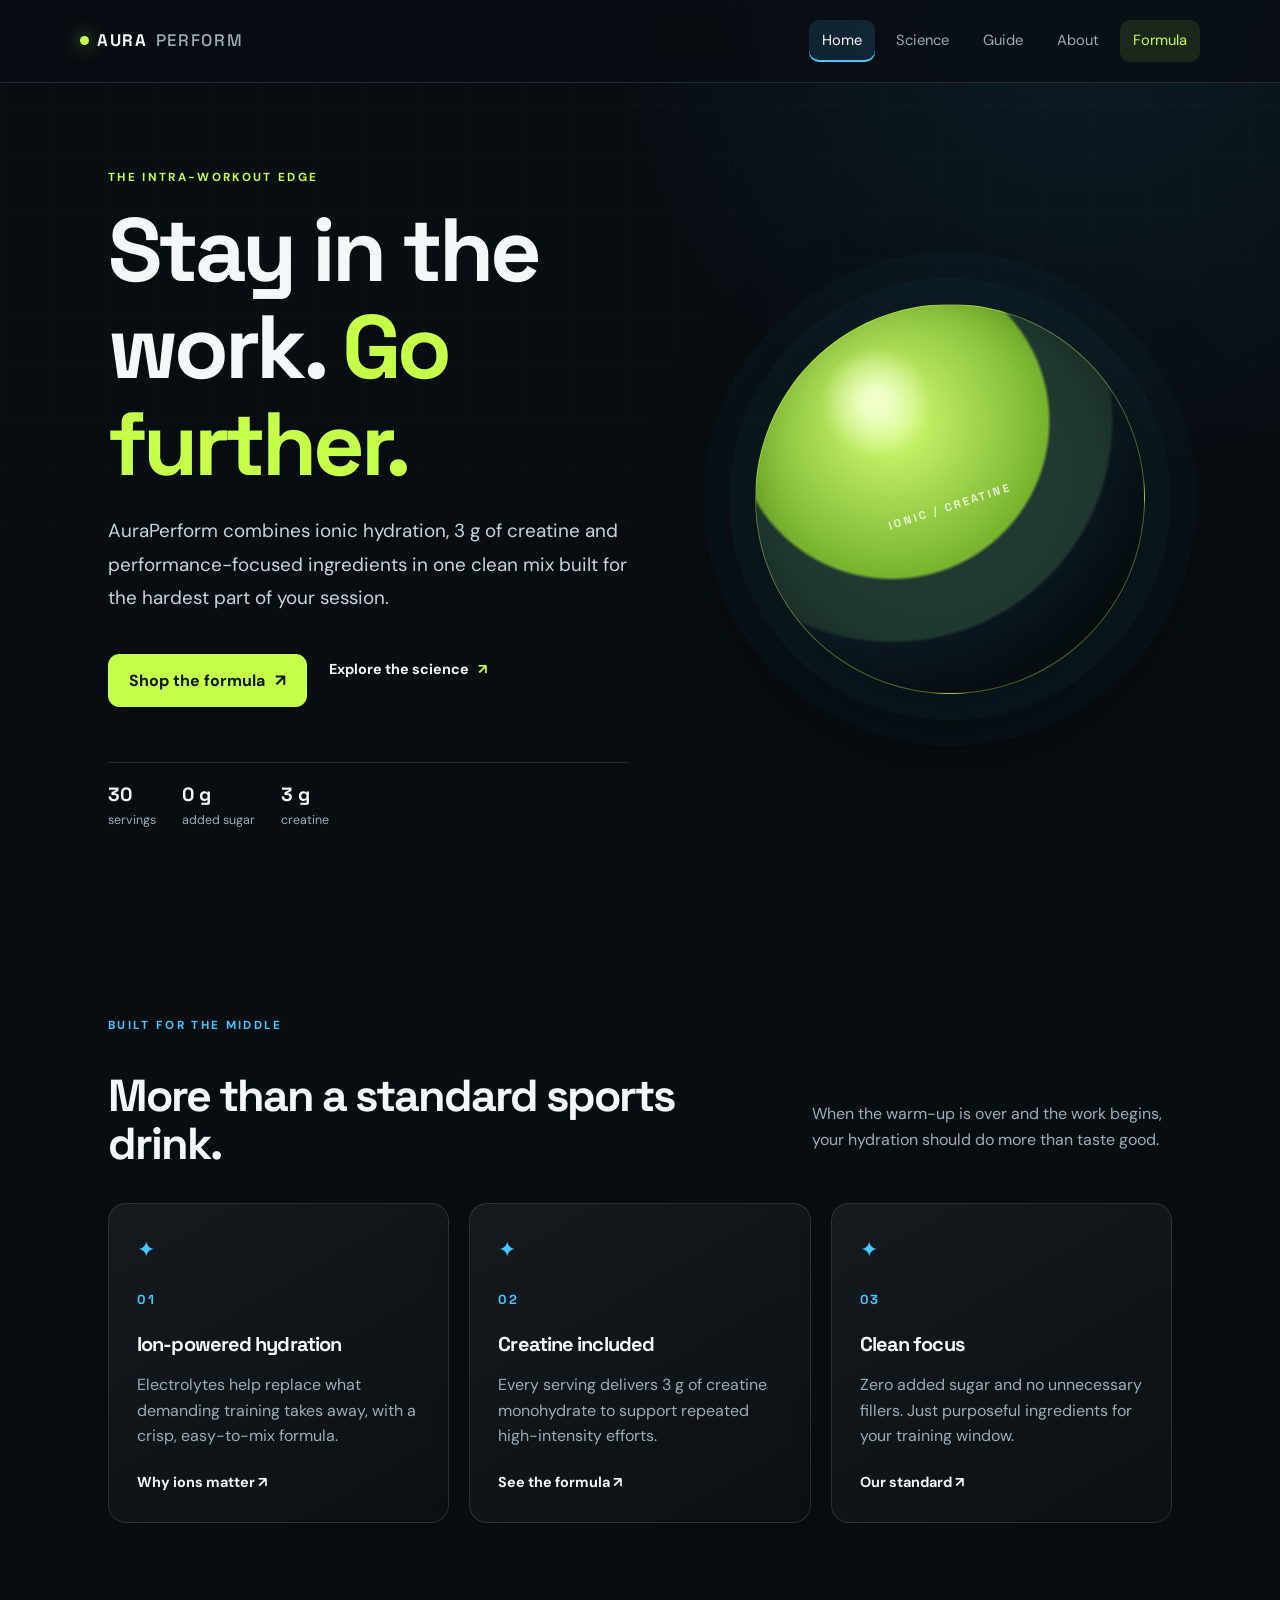
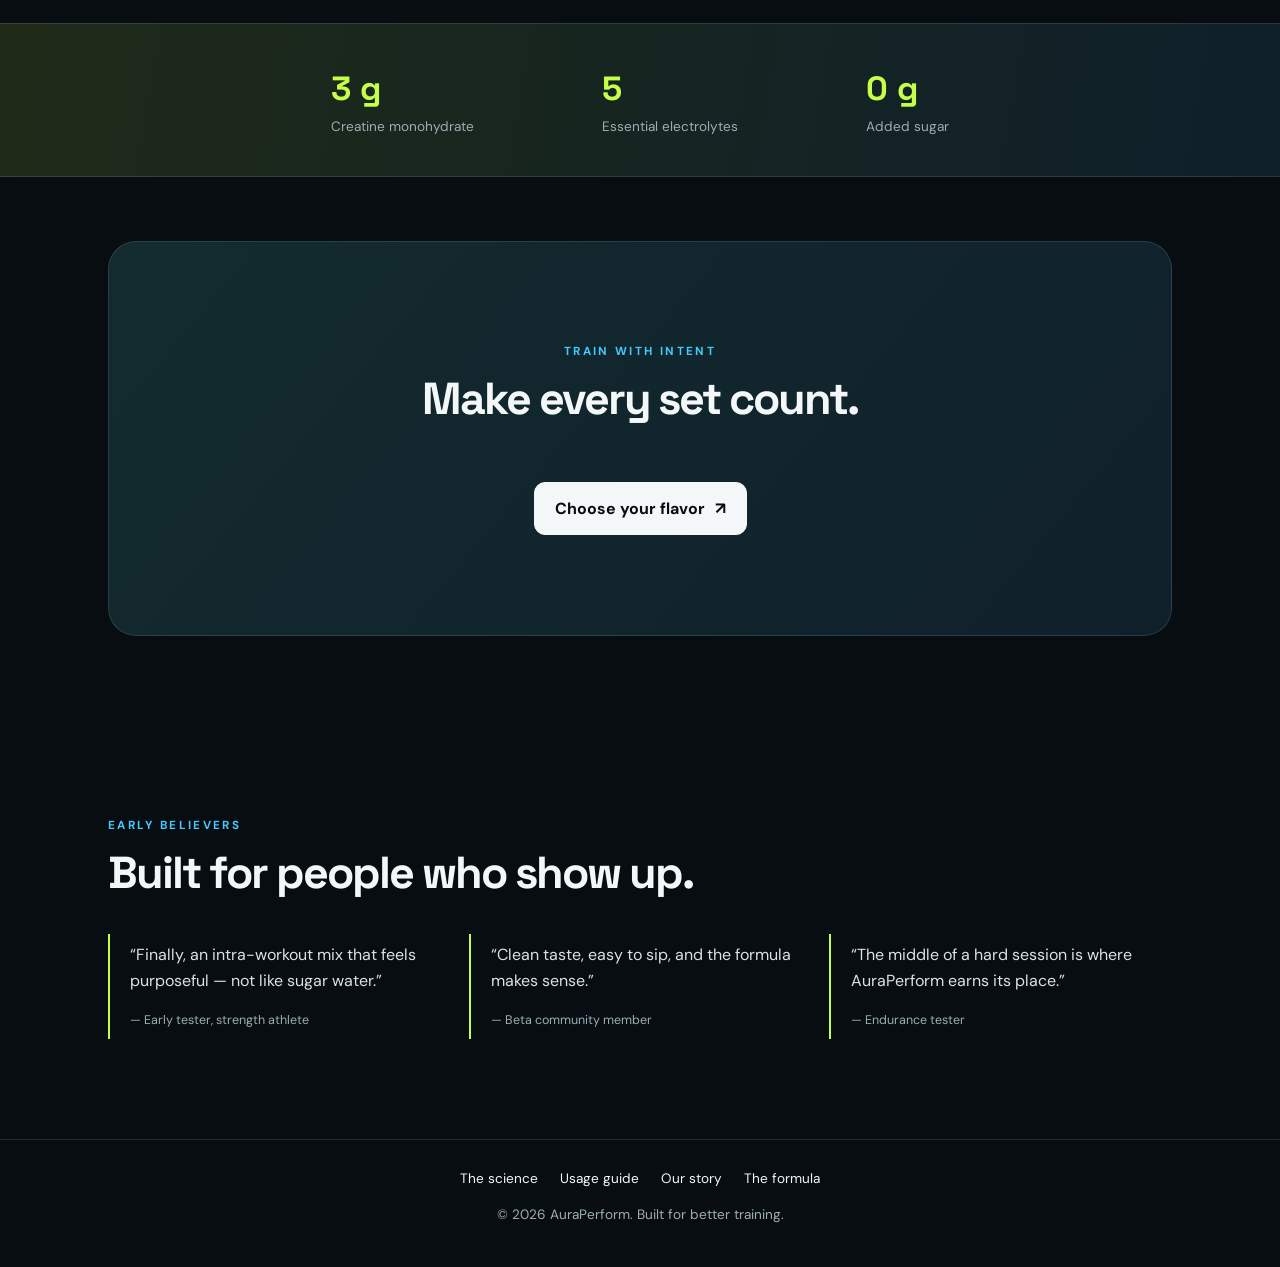
<file: index.html>
﻿<!doctype html>
<html lang="en">
<head>
    <script async src="https://www.googletagmanager.com/gtag/js?id=G-CK04YY3HGC"></script>
    <script>
        window.dataLayer = window.dataLayer || [];
        function gtag(){dataLayer.push(arguments);}
        gtag('js', new Date());
        gtag('config', 'G-CK04YY3HGC');
    </script>
    <meta charset="utf-8">
    <meta name="viewport" content="width=device-width, initial-scale=1">
    <title>Ionic hydration, amplified | AuraPerform</title>
    <link rel="stylesheet" href="assets/style.css">
    <script type="text/javascript">
        (function(c,l,a,r,i,t,y){
            c[a]=c[a]||function(){(c[a].q=c[a].q||[]).push(arguments)};
            t=l.createElement(r);t.async=1;t.src="https://www.clarity.ms/tag/"+i;
            y=l.getElementsByTagName(r)[0];y.parentNode.insertBefore(t,y);
        })(window, document, "clarity", "script", "z0qdnompiz");
    </script>
</head>
<body>
<header class="site-header">
    <a class="logo" href="index.html">AURA<span>PERFORM</span></a>
    <button class="menu-toggle" type="button" aria-label="Open navigation" aria-expanded="false" aria-controls="main-navigation">
        <span></span><span></span><span></span>
    </button>
    <nav id="main-navigation">
        <a class="active" href="index.html">Home</a>
        <a class="" href="science.html">Science</a>
        <a class="" href="faq.html">Guide</a>
        <a class="" href="about.html">About</a>
        <a class="" href="shop.html">Formula</a>
    </nav>
</header>
<main>
<section class="hero home-hero reveal">
    <div>
        <p class="eyebrow">The intra-workout edge</p>
        <h1>Stay in the work. <em>Go further.</em></h1>
        <p class="lead">AuraPerform combines ionic hydration, 3 g of creatine and performance-focused ingredients in one clean mix built for the hardest part of your session.</p>
        <div class="hero-actions"><a class="button" href="shop.html">Shop the formula</a><a class="text-link" href="science.html">Explore the science <span>&#8599;</span></a></div>
        <div class="hero-proof"><span><strong>30</strong> servings</span><span><strong>0 g</strong> added sugar</span><span><strong>3 g</strong> creatine</span></div>
    </div>
    <div class="product-orb" aria-label="AuraPerform drink mix"></div>
</section>
<section class="section reveal">
    <div class="section-heading"><div><p class="eyebrow">Built for the middle</p><h2>More than a standard sports drink.</h2></div><p class="section-intro">When the warm-up is over and the work begins, your hydration should do more than taste good.</p></div>
    <div class="cards stagger-group">
        <article><span class="card-number">01</span><h3>Ion-powered hydration</h3><p>Electrolytes help replace what demanding training takes away, with a crisp, easy-to-mix formula.</p><a class="card-link" href="science.html">Why ions matter &#8599;</a></article>
        <article><span class="card-number">02</span><h3>Creatine included</h3><p>Every serving delivers 3 g of creatine monohydrate to support repeated high-intensity efforts.</p><a class="card-link" href="science.html#creatine">See the formula &#8599;</a></article>
        <article><span class="card-number">03</span><h3>Clean focus</h3><p>Zero added sugar and no unnecessary fillers. Just purposeful ingredients for your training window.</p><a class="card-link" href="about.html">Our standard &#8599;</a></article>
    </div>
</section>
<section class="ingredient-strip reveal">
    <div><strong>3 g</strong><span>Creatine monohydrate</span></div>
    <div><strong>5</strong><span>Essential electrolytes</span></div>
    <div><strong>0 g</strong><span>Added sugar</span></div>
</section>
<section class="cta section reveal">
    <p class="eyebrow">Train with intent</p><h2>Make every set count.</h2>
    <a class="button button-light" href="shop.html">Choose your flavor</a>
</section>
<section class="section social-proof reveal">
    <p class="eyebrow">Early believers</p><h2>Built for people who show up.</h2>
    <div class="quote-grid"><blockquote>&ldquo;Finally, an intra-workout mix that feels purposeful &mdash; not like sugar water.&rdquo;<cite>&mdash; Early tester, strength athlete</cite></blockquote><blockquote>&ldquo;Clean taste, easy to sip, and the formula makes sense.&rdquo;<cite>&mdash; Beta community member</cite></blockquote><blockquote>&ldquo;The middle of a hard session is where AuraPerform earns its place.&rdquo;<cite>&mdash; Endurance tester</cite></blockquote></div>
</section>
</main>
<footer class="site-footer">
    <div class="footer-links">
        <a href="science.html">The science</a>
        <a href="faq.html">Usage guide</a>
        <a href="about.html">Our story</a>
        <a href="shop.html">The formula</a>
    </div>
    <p>&copy; 2026 AuraPerform. Built for better training.</p>
</footer>
<script src="assets/app.js?v=2"></script>
</body>
</html>
</file>
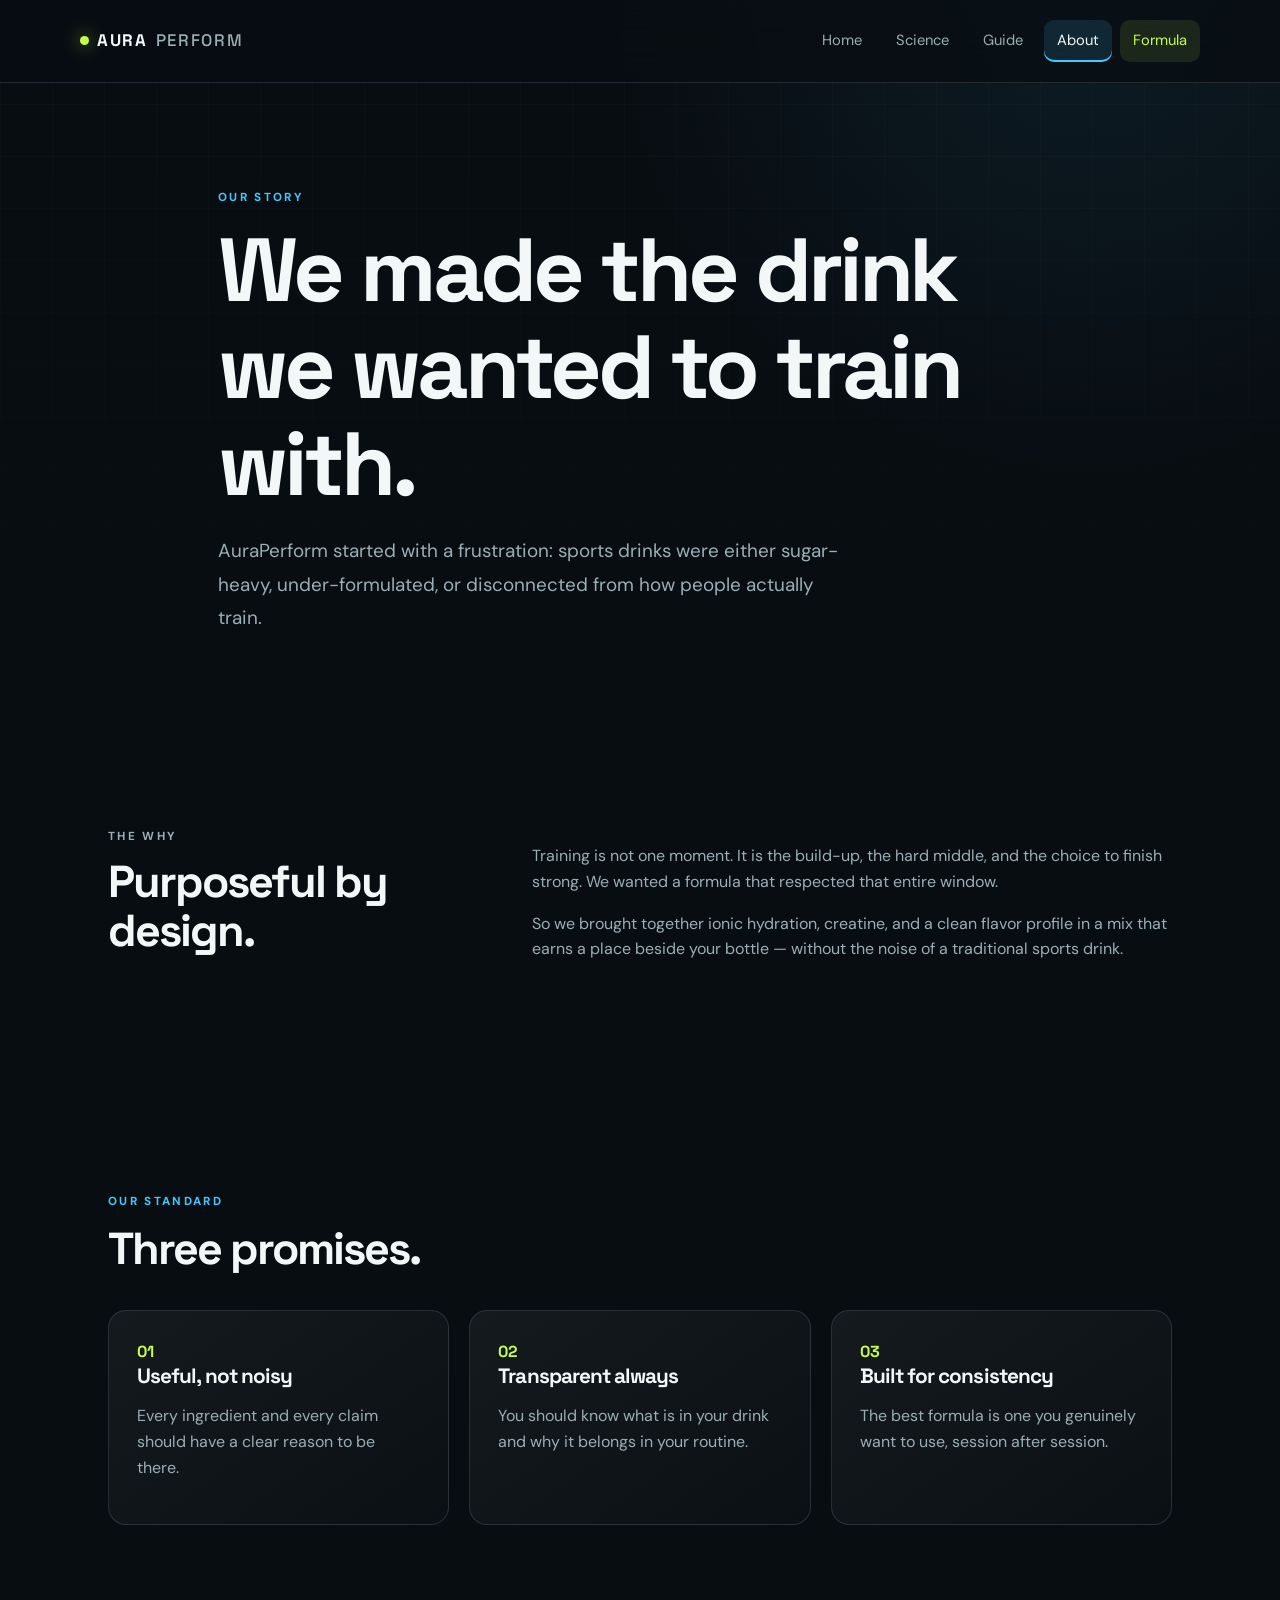
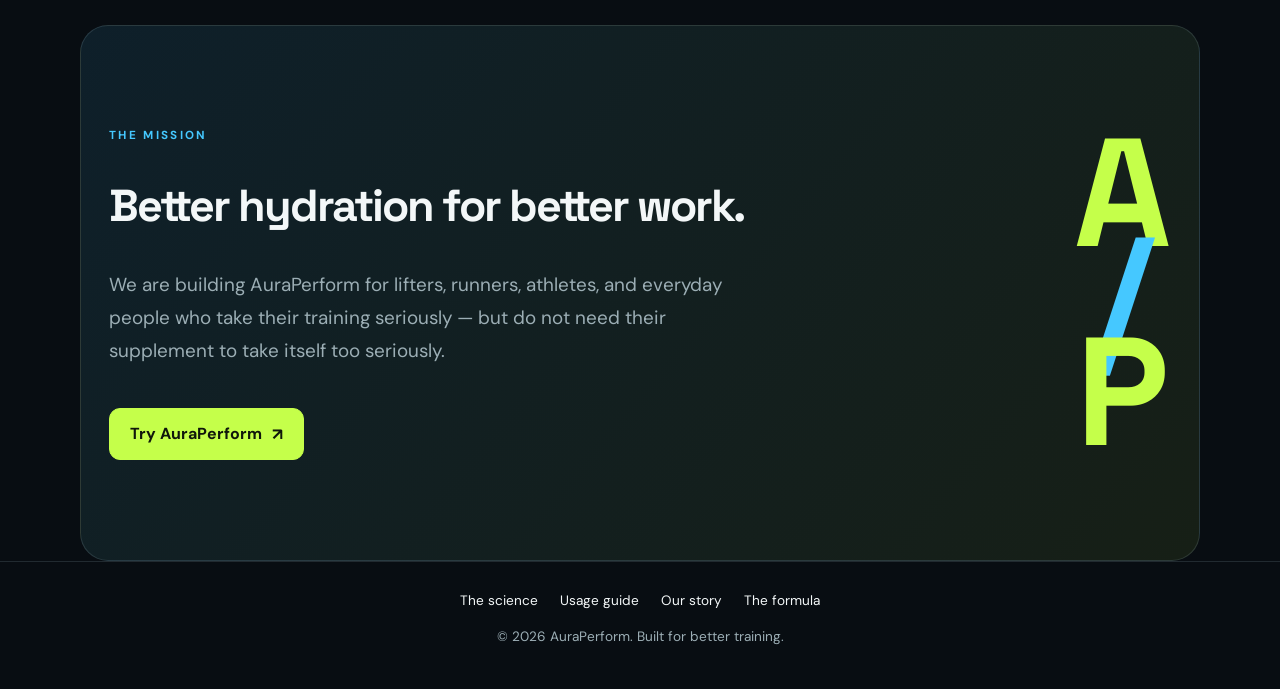
<file: about.html>
﻿<!doctype html>
<html lang="en">
<head>
    <script async src="https://www.googletagmanager.com/gtag/js?id=G-CK04YY3HGC"></script>
    <script>
        window.dataLayer = window.dataLayer || [];
        function gtag(){dataLayer.push(arguments);}
        gtag('js', new Date());
        gtag('config', 'G-CK04YY3HGC');
    </script>
    <meta charset="utf-8">
    <meta name="viewport" content="width=device-width, initial-scale=1">
    <title>Our story | AuraPerform</title>
    <link rel="stylesheet" href="assets/style.css">
    <script type="text/javascript">
        (function(c,l,a,r,i,t,y){
            c[a]=c[a]||function(){(c[a].q=c[a].q||[]).push(arguments)};
            t=l.createElement(r);t.async=1;t.src="https://www.clarity.ms/tag/"+i;
            y=l.getElementsByTagName(r)[0];y.parentNode.insertBefore(t,y);
        })(window, document, "clarity", "script", "z0qdnompiz");
    </script>
</head>
<body>
<header class="site-header">
    <a class="logo" href="index.html">AURA<span>PERFORM</span></a>
    <button class="menu-toggle" type="button" aria-label="Open navigation" aria-expanded="false" aria-controls="main-navigation">
        <span></span><span></span><span></span>
    </button>
    <nav id="main-navigation">
        <a class="" href="index.html">Home</a>
        <a class="" href="science.html">Science</a>
        <a class="" href="faq.html">Guide</a>
        <a class="active" href="about.html">About</a>
        <a class="" href="shop.html">Formula</a>
    </nav>
</header>
<main>
<section class="page-hero reveal">
    <p class="eyebrow">Our story</p><h1>We made the drink we wanted to train with.</h1>
    <p class="lead">AuraPerform started with a frustration: sports drinks were either sugar-heavy, under-formulated, or disconnected from how people actually train.</p>
</section>
<section class="section story-layout reveal">
    <div><p class="eyebrow">The why</p><h2>Purposeful by design.</h2></div>
    <div><p>Training is not one moment. It is the build-up, the hard middle, and the choice to finish strong. We wanted a formula that respected that entire window.</p><p>So we brought together ionic hydration, creatine, and a clean flavor profile in a mix that earns a place beside your bottle &mdash; without the noise of a traditional sports drink.</p></div>
</section>
<section class="section values-section reveal">
    <p class="eyebrow">Our standard</p><h2>Three promises.</h2>
    <div class="values-grid stagger-group"><article><span>01</span><h3>Useful, not noisy</h3><p>Every ingredient and every claim should have a clear reason to be there.</p></article><article><span>02</span><h3>Transparent always</h3><p>You should know what is in your drink and why it belongs in your routine.</p></article><article><span>03</span><h3>Built for consistency</h3><p>The best formula is one you genuinely want to use, session after session.</p></article></div>
</section>
<section class="section founder-panel reveal"><div><p class="eyebrow">The mission</p><h2>Better hydration for better work.</h2><p class="lead">We are building AuraPerform for lifters, runners, athletes, and everyday people who take their training seriously &mdash; but do not need their supplement to take itself too seriously.</p><a class="button" href="shop.html">Try AuraPerform</a></div><div class="mission-mark">A<br><span>/</span><br>P</div></section>
</main>
<footer class="site-footer">
    <div class="footer-links">
        <a href="science.html">The science</a>
        <a href="faq.html">Usage guide</a>
        <a href="about.html">Our story</a>
        <a href="shop.html">The formula</a>
    </div>
    <p>&copy; 2026 AuraPerform. Built for better training.</p>
</footer>
<script src="assets/app.js?v=2"></script>
</body>
</html>
</file>
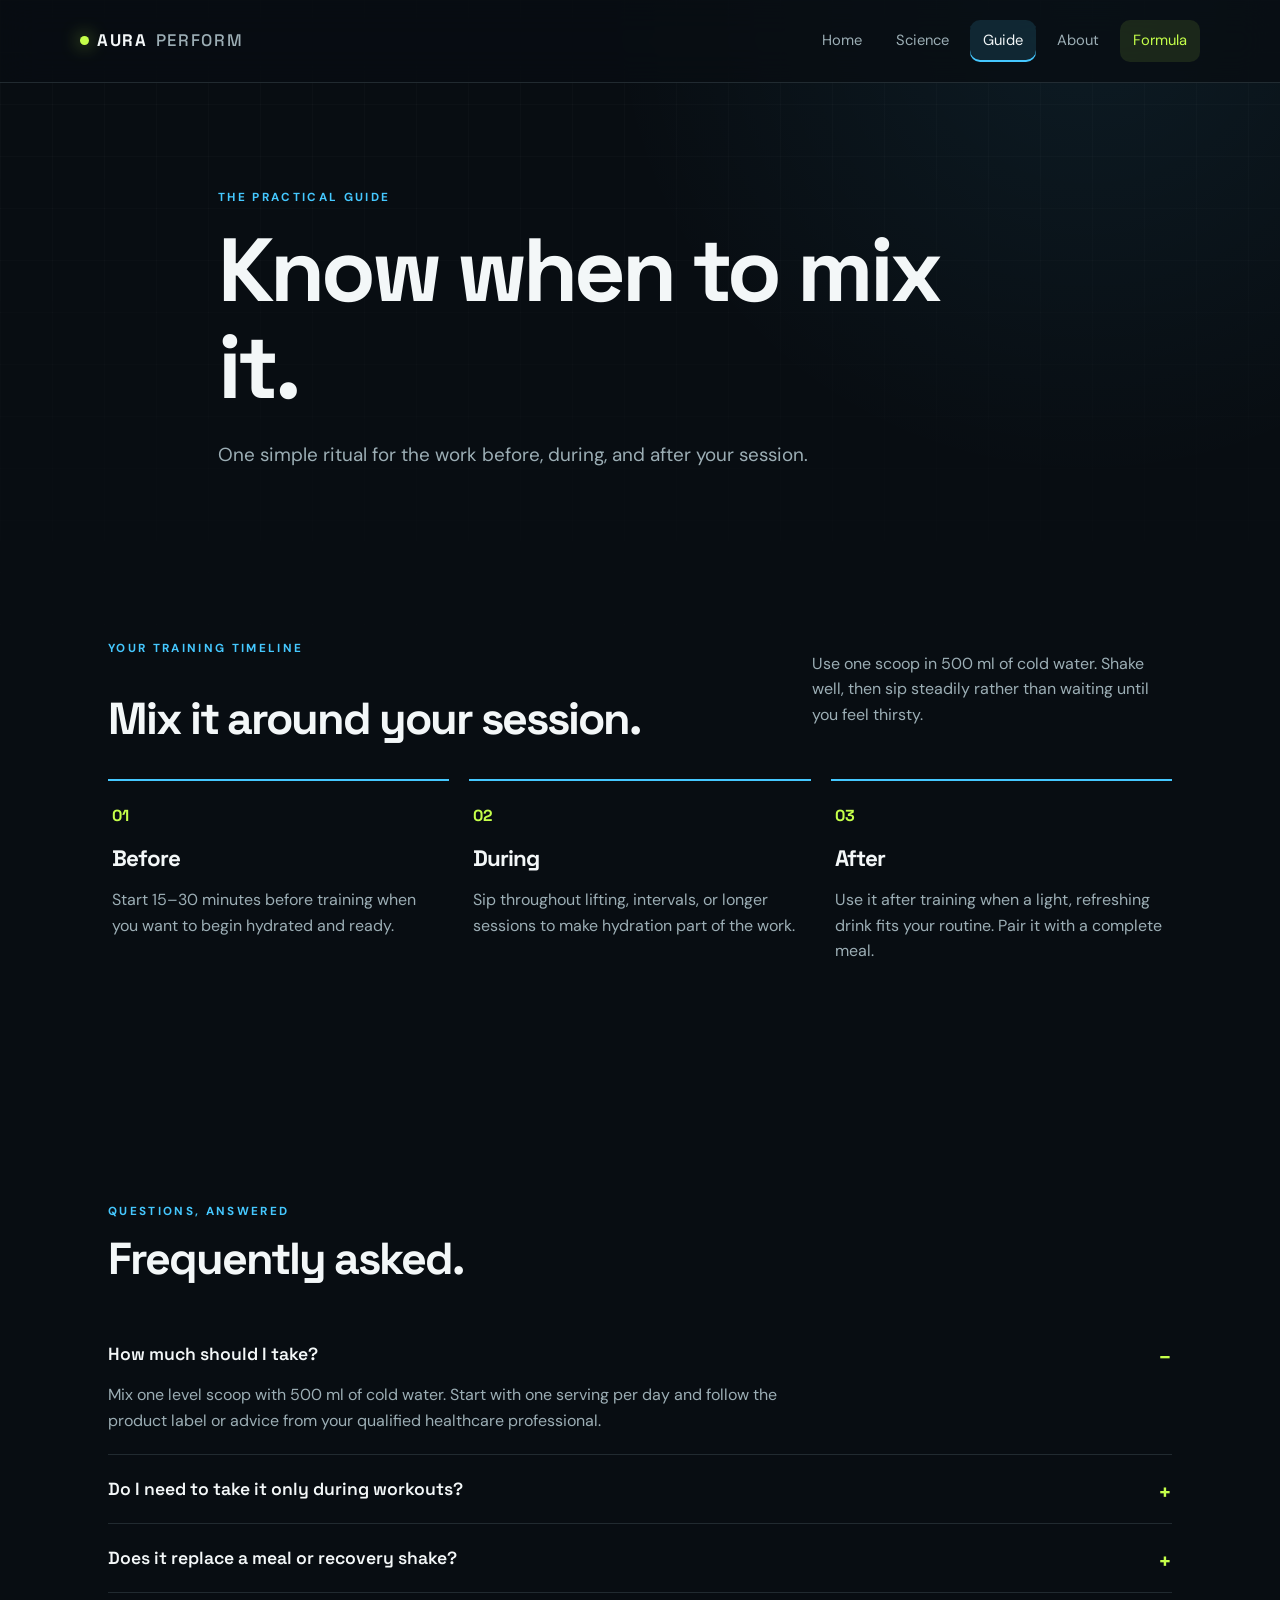
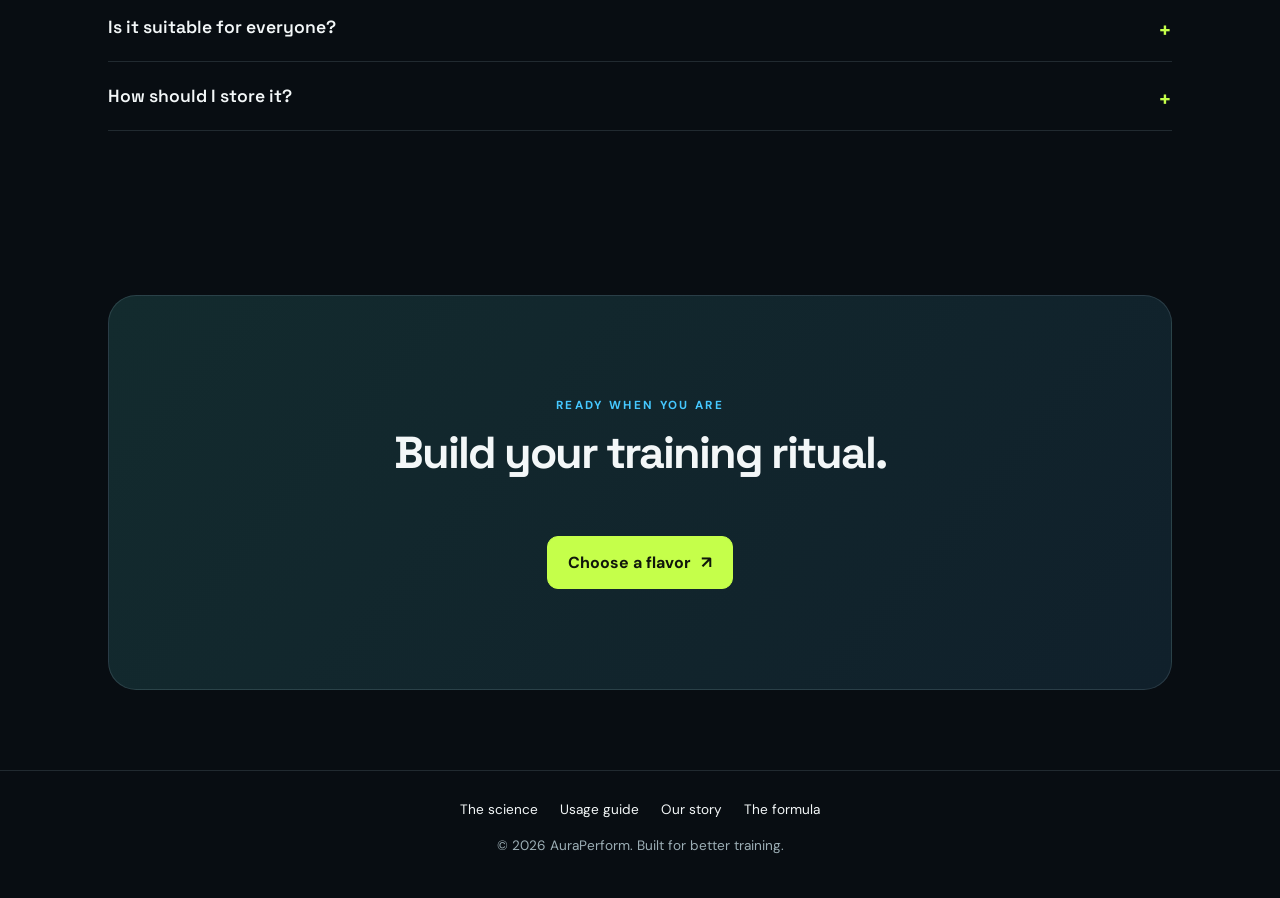
<file: faq.html>
﻿<!doctype html>
<html lang="en">
<head>
    <script async src="https://www.googletagmanager.com/gtag/js?id=G-CK04YY3HGC"></script>
    <script>
        window.dataLayer = window.dataLayer || [];
        function gtag(){dataLayer.push(arguments);}
        gtag('js', new Date());
        gtag('config', 'G-CK04YY3HGC');
    </script>
    <meta charset="utf-8">
    <meta name="viewport" content="width=device-width, initial-scale=1">
    <title>Usage guide and FAQ | AuraPerform</title>
    <link rel="stylesheet" href="assets/style.css">
    <script type="text/javascript">
        (function(c,l,a,r,i,t,y){
            c[a]=c[a]||function(){(c[a].q=c[a].q||[]).push(arguments)};
            t=l.createElement(r);t.async=1;t.src="https://www.clarity.ms/tag/"+i;
            y=l.getElementsByTagName(r)[0];y.parentNode.insertBefore(t,y);
        })(window, document, "clarity", "script", "z0qdnompiz");
    </script>
</head>
<body>
<header class="site-header">
    <a class="logo" href="index.html">AURA<span>PERFORM</span></a>
    <button class="menu-toggle" type="button" aria-label="Open navigation" aria-expanded="false" aria-controls="main-navigation">
        <span></span><span></span><span></span>
    </button>
    <nav id="main-navigation">
        <a class="" href="index.html">Home</a>
        <a class="" href="science.html">Science</a>
        <a class="active" href="faq.html">Guide</a>
        <a class="" href="about.html">About</a>
        <a class="" href="shop.html">Formula</a>
    </nav>
</header>
<main>
<section class="page-hero compact reveal">
    <p class="eyebrow">The practical guide</p><h1>Know when to mix it.</h1>
    <p class="lead">One simple ritual for the work before, during, and after your session.</p>
</section>
<section class="section reveal" id="usage">
    <div class="section-heading"><div><p class="eyebrow">Your training timeline</p><h2>Mix it around your session.</h2></div><p class="section-intro">Use one scoop in 500 ml of cold water. Shake well, then sip steadily rather than waiting until you feel thirsty.</p></div>
    <div class="timeline stagger-group"><article><span>01</span><h3>Before</h3><p>Start 15&ndash;30 minutes before training when you want to begin hydrated and ready.</p></article><article><span>02</span><h3>During</h3><p>Sip throughout lifting, intervals, or longer sessions to make hydration part of the work.</p></article><article><span>03</span><h3>After</h3><p>Use it after training when a light, refreshing drink fits your routine. Pair it with a complete meal.</p></article></div>
</section>
<section class="section faq-section reveal">
    <p class="eyebrow">Questions, answered</p><h2>Frequently asked.</h2>
    <div class="faq-list"><details open><summary>How much should I take?</summary><p>Mix one level scoop with 500 ml of cold water. Start with one serving per day and follow the product label or advice from your qualified healthcare professional.</p></details><details id="creatine"><summary>Do I need to take it only during workouts?</summary><p>No. Creatine is most useful as a consistent daily habit. The intra-workout format is a convenient way to remember it, but timing is less important than regular use.</p></details><details><summary>Does it replace a meal or recovery shake?</summary><p>No. AuraPerform is a hydration and performance drink mix, not a complete source of calories, protein, or carbohydrates.</p></details><details><summary>Is it suitable for everyone?</summary><p>Adults should read the label and consider individual needs. If you are pregnant, breastfeeding, taking medication, or managing a health condition, consult a healthcare professional before use.</p></details><details><summary>How should I store it?</summary><p>Keep the pouch sealed in a cool, dry place. Use the included scoop and keep the powder away from moisture.</p></details></div>
</section>
<section class="cta section reveal"><p class="eyebrow">Ready when you are</p><h2>Build your training ritual.</h2><a class="button" href="shop.html">Choose a flavor</a></section>
</main>
<footer class="site-footer">
    <div class="footer-links">
        <a href="science.html">The science</a>
        <a href="faq.html">Usage guide</a>
        <a href="about.html">Our story</a>
        <a href="shop.html">The formula</a>
    </div>
    <p>&copy; 2026 AuraPerform. Built for better training.</p>
</footer>
<script src="assets/app.js?v=2"></script>
</body>
</html>
</file>
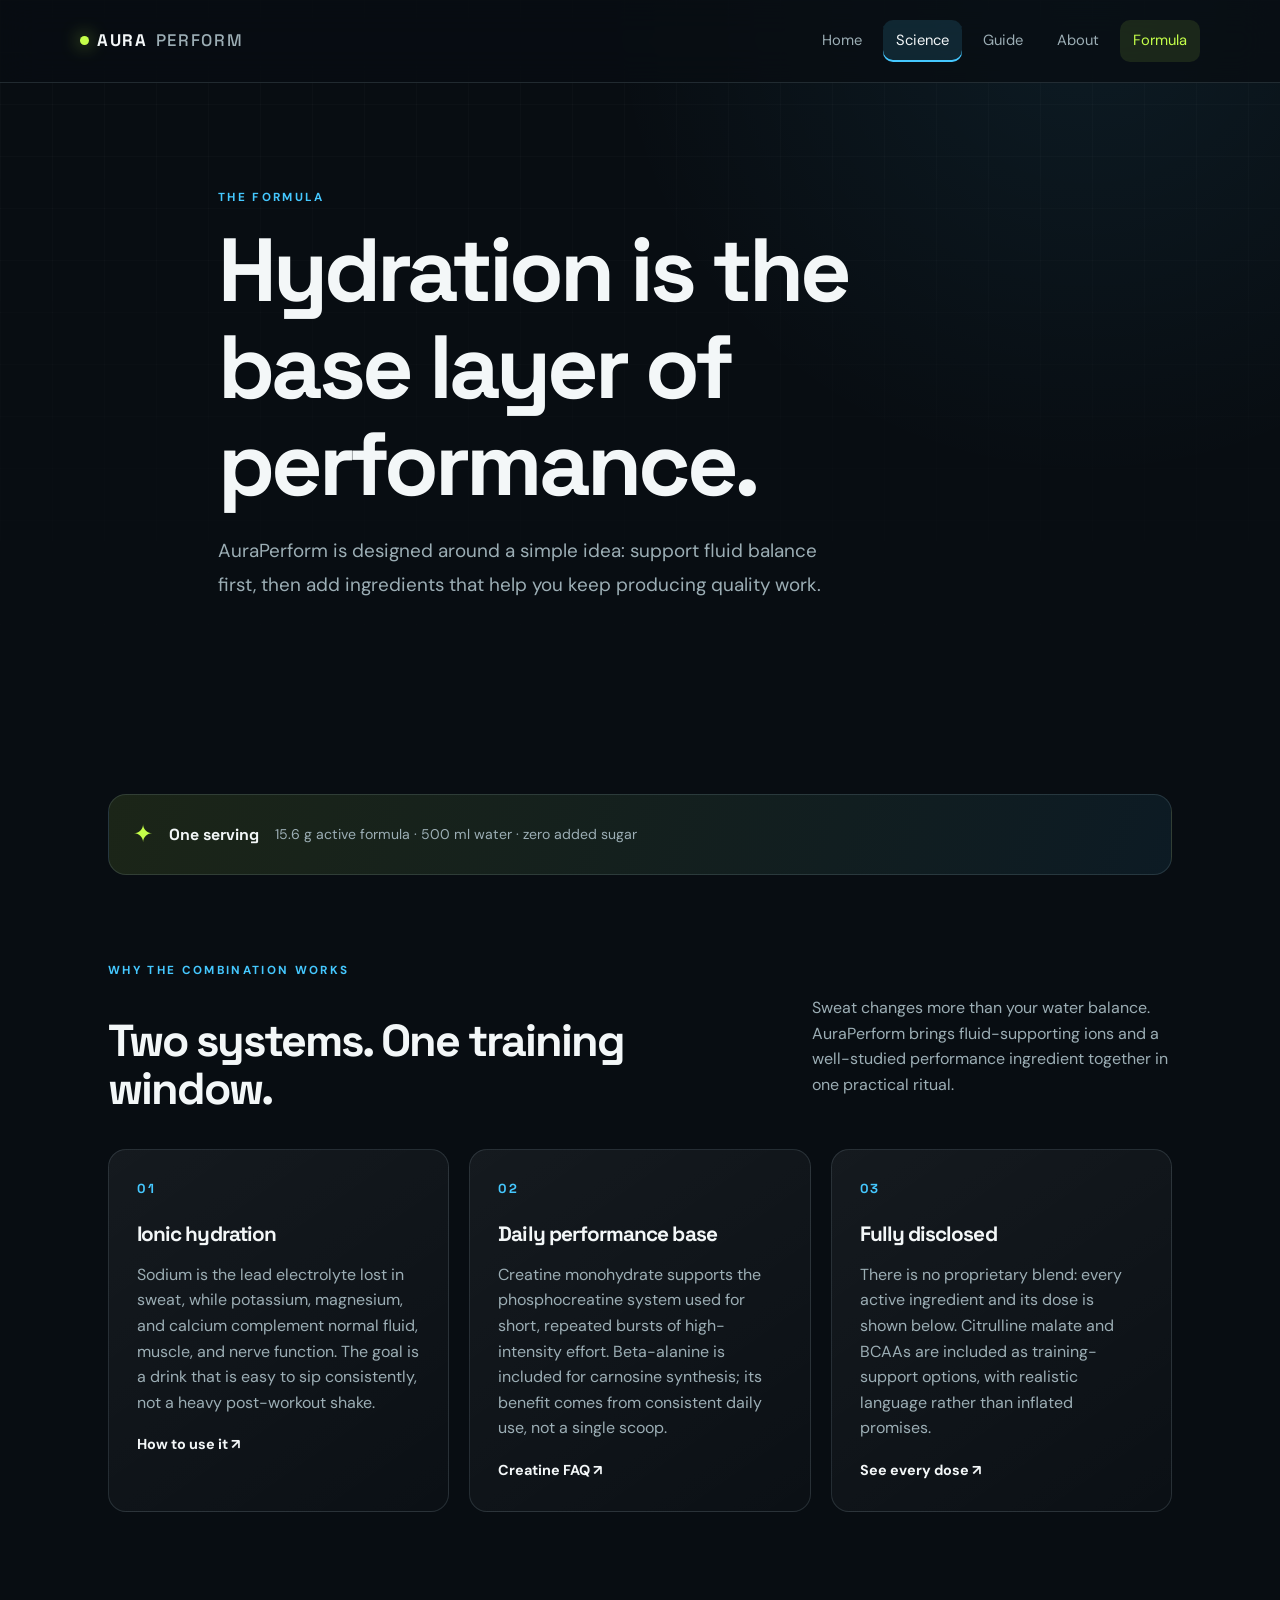
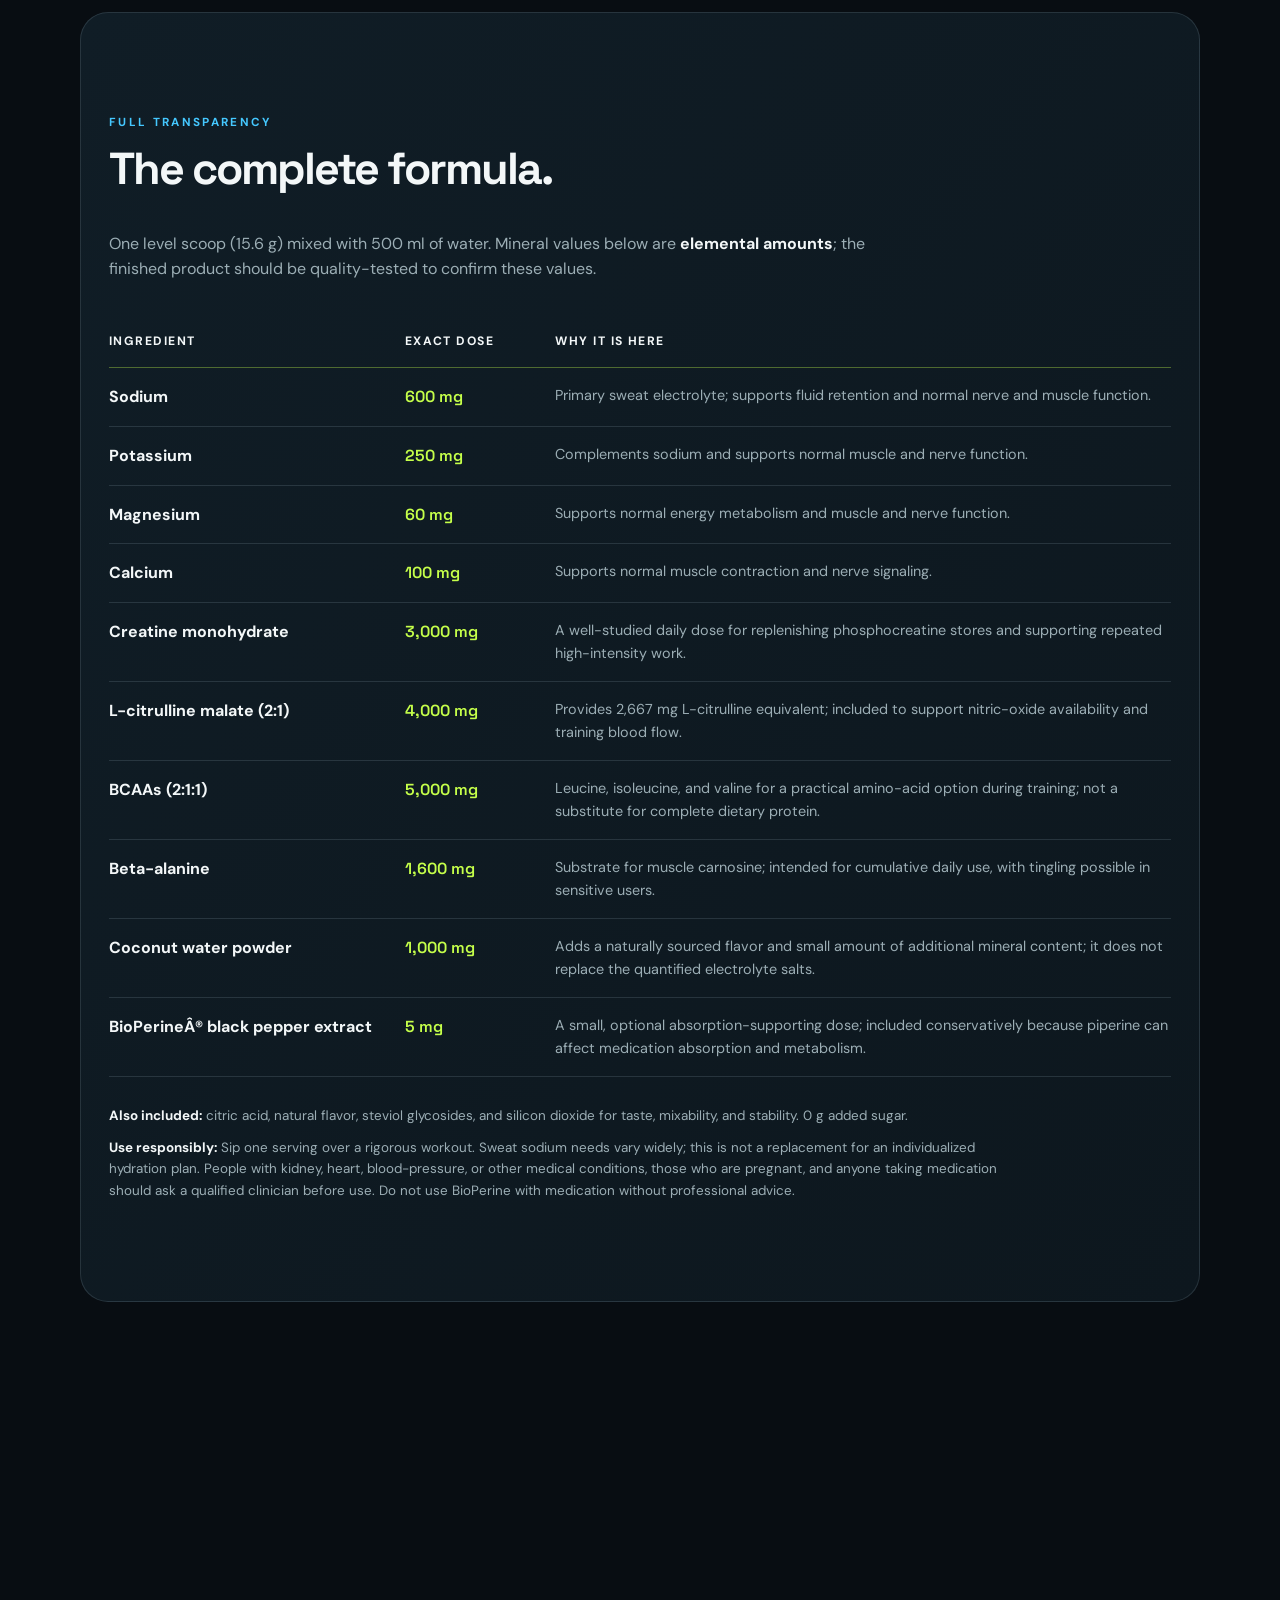
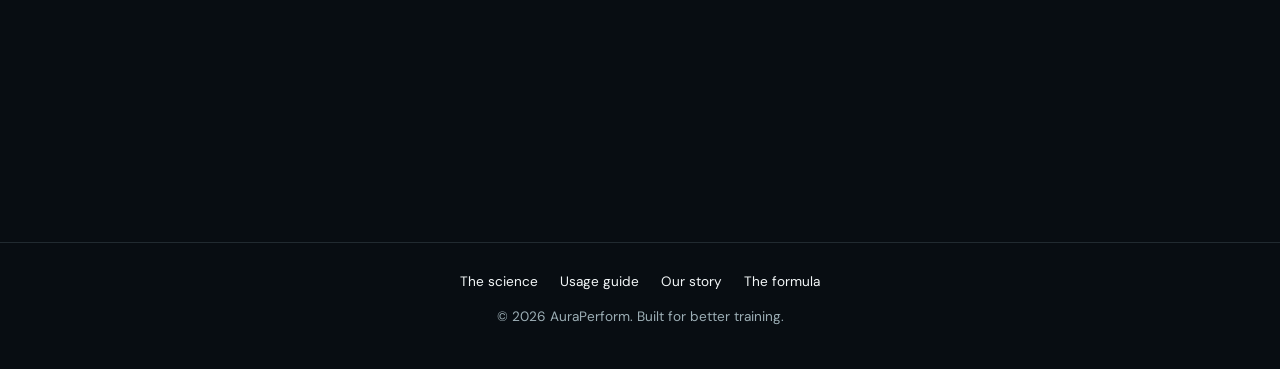
<file: science.html>
﻿<!doctype html>
<html lang="en">
<head>
    <script async src="https://www.googletagmanager.com/gtag/js?id=G-CK04YY3HGC"></script>
    <script>
        window.dataLayer = window.dataLayer || [];
        function gtag(){dataLayer.push(arguments);}
        gtag('js', new Date());
        gtag('config', 'G-CK04YY3HGC');
    </script>
    <meta charset="utf-8">
    <meta name="viewport" content="width=device-width, initial-scale=1">
    <title>The science behind the formula | AuraPerform</title>
    <link rel="stylesheet" href="assets/style.css">
    <script type="text/javascript">
        (function(c,l,a,r,i,t,y){
            c[a]=c[a]||function(){(c[a].q=c[a].q||[]).push(arguments)};
            t=l.createElement(r);t.async=1;t.src="https://www.clarity.ms/tag/"+i;
            y=l.getElementsByTagName(r)[0];y.parentNode.insertBefore(t,y);
        })(window, document, "clarity", "script", "z0qdnompiz");
    </script>
</head>
<body>
<header class="site-header">
    <a class="logo" href="index.html">AURA<span>PERFORM</span></a>
    <button class="menu-toggle" type="button" aria-label="Open navigation" aria-expanded="false" aria-controls="main-navigation">
        <span></span><span></span><span></span>
    </button>
    <nav id="main-navigation">
        <a class="" href="index.html">Home</a>
        <a class="active" href="science.html">Science</a>
        <a class="" href="faq.html">Guide</a>
        <a class="" href="about.html">About</a>
        <a class="" href="shop.html">Formula</a>
    </nav>
</header>
<main>
<section class="page-hero reveal">
    <p class="eyebrow">The formula</p>
    <h1>Hydration is the base layer of performance.</h1>
    <p class="lead">AuraPerform is designed around a simple idea: support fluid balance first, then add ingredients that help you keep producing quality work.</p>
</section>
<section class="section science-story reveal">
    <div class="science-callout"><span class="science-icon">&#10022;</span><strong>One serving</strong><span>15.6 g active formula &middot; 500 ml water &middot; zero added sugar</span></div>
    <div class="section-heading"><div><p class="eyebrow">Why the combination works</p><h2>Two systems. One training window.</h2></div><p class="section-intro">Sweat changes more than your water balance. AuraPerform brings fluid-supporting ions and a well-studied performance ingredient together in one practical ritual.</p></div>
    <div class="science-grid stagger-group">
        <article class="info-card"><span class="card-number">01</span><h3>Ionic hydration</h3><p>Sodium is the lead electrolyte lost in sweat, while potassium, magnesium, and calcium complement normal fluid, muscle, and nerve function. The goal is a drink that is easy to sip consistently, not a heavy post-workout shake.</p><a class="card-link" href="faq.html#usage">How to use it &#8599;</a></article>
        <article class="info-card" id="creatine"><span class="card-number">02</span><h3>Daily performance base</h3><p>Creatine monohydrate supports the phosphocreatine system used for short, repeated bursts of high-intensity effort. Beta-alanine is included for carnosine synthesis; its benefit comes from consistent daily use, not a single scoop.</p><a class="card-link" href="faq.html#creatine">Creatine FAQ &#8599;</a></article>
        <article class="info-card"><span class="card-number">03</span><h3>Fully disclosed</h3><p>There is no proprietary blend: every active ingredient and its dose is shown below. Citrulline malate and BCAAs are included as training-support options, with realistic language rather than inflated promises.</p><a class="card-link" href="#transparency">See every dose &#8599;</a></article>
    </div>
</section>
<section class="section dark-panel reveal" id="transparency">
    <p class="eyebrow">Full transparency</p><h2>The complete formula.</h2>
    <p class="section-intro formula-intro">One level scoop (15.6 g) mixed with 500 ml of water. Mineral values below are <strong>elemental amounts</strong>; the finished product should be quality-tested to confirm these values.</p>
    <div class="formula-table" role="table" aria-label="AuraPerform formula per serving">
        <div class="formula-row formula-header" role="row"><strong role="columnheader">Ingredient</strong><strong role="columnheader">Exact dose</strong><strong role="columnheader">Why it is here</strong></div>
        <div class="formula-row" role="row"><strong role="cell">Sodium</strong><span role="cell">600 mg</span><span role="cell">Primary sweat electrolyte; supports fluid retention and normal nerve and muscle function.</span></div>
        <div class="formula-row" role="row"><strong role="cell">Potassium</strong><span role="cell">250 mg</span><span role="cell">Complements sodium and supports normal muscle and nerve function.</span></div>
        <div class="formula-row" role="row"><strong role="cell">Magnesium</strong><span role="cell">60 mg</span><span role="cell">Supports normal energy metabolism and muscle and nerve function.</span></div>
        <div class="formula-row" role="row"><strong role="cell">Calcium</strong><span role="cell">100 mg</span><span role="cell">Supports normal muscle contraction and nerve signaling.</span></div>
        <div class="formula-row" role="row"><strong role="cell">Creatine monohydrate</strong><span role="cell">3,000 mg</span><span role="cell">A well-studied daily dose for replenishing phosphocreatine stores and supporting repeated high-intensity work.</span></div>
        <div class="formula-row" role="row"><strong role="cell">L-citrulline malate (2:1)</strong><span role="cell">4,000 mg</span><span role="cell">Provides 2,667 mg L-citrulline equivalent; included to support nitric-oxide availability and training blood flow.</span></div>
        <div class="formula-row" role="row"><strong role="cell">BCAAs (2:1:1)</strong><span role="cell">5,000 mg</span><span role="cell">Leucine, isoleucine, and valine for a practical amino-acid option during training; not a substitute for complete dietary protein.</span></div>
        <div class="formula-row" role="row"><strong role="cell">Beta-alanine</strong><span role="cell">1,600 mg</span><span role="cell">Substrate for muscle carnosine; intended for cumulative daily use, with tingling possible in sensitive users.</span></div>
        <div class="formula-row" role="row"><strong role="cell">Coconut water powder</strong><span role="cell">1,000 mg</span><span role="cell">Adds a naturally sourced flavor and small amount of additional mineral content; it does not replace the quantified electrolyte salts.</span></div>
        <div class="formula-row" role="row"><strong role="cell">BioPerineÂ® black pepper extract</strong><span role="cell">5 mg</span><span role="cell">A small, optional absorption-supporting dose; included conservatively because piperine can affect medication absorption and metabolism.</span></div>
    </div>
    <div class="formula-notes">
        <p><strong>Also included:</strong> citric acid, natural flavor, steviol glycosides, and silicon dioxide for taste, mixability, and stability. 0 g added sugar.</p>
        <p><strong>Use responsibly:</strong> Sip one serving over a rigorous workout. Sweat sodium needs vary widely; this is not a replacement for an individualized hydration plan. People with kidney, heart, blood-pressure, or other medical conditions, those who are pregnant, and anyone taking medication should ask a qualified clinician before use. Do not use BioPerine with medication without professional advice.</p>
    </div>
</section>
<section class="cta section reveal"><p class="eyebrow">Put it into practice</p><h2>Make the middle of your workout count.</h2><a class="button" href="shop.html">Shop the formula</a></section>
</main>
<footer class="site-footer">
    <div class="footer-links">
        <a href="science.html">The science</a>
        <a href="faq.html">Usage guide</a>
        <a href="about.html">Our story</a>
        <a href="shop.html">The formula</a>
    </div>
    <p>&copy; 2026 AuraPerform. Built for better training.</p>
</footer>
<script src="assets/app.js?v=2"></script>
</body>
</html>
</file>
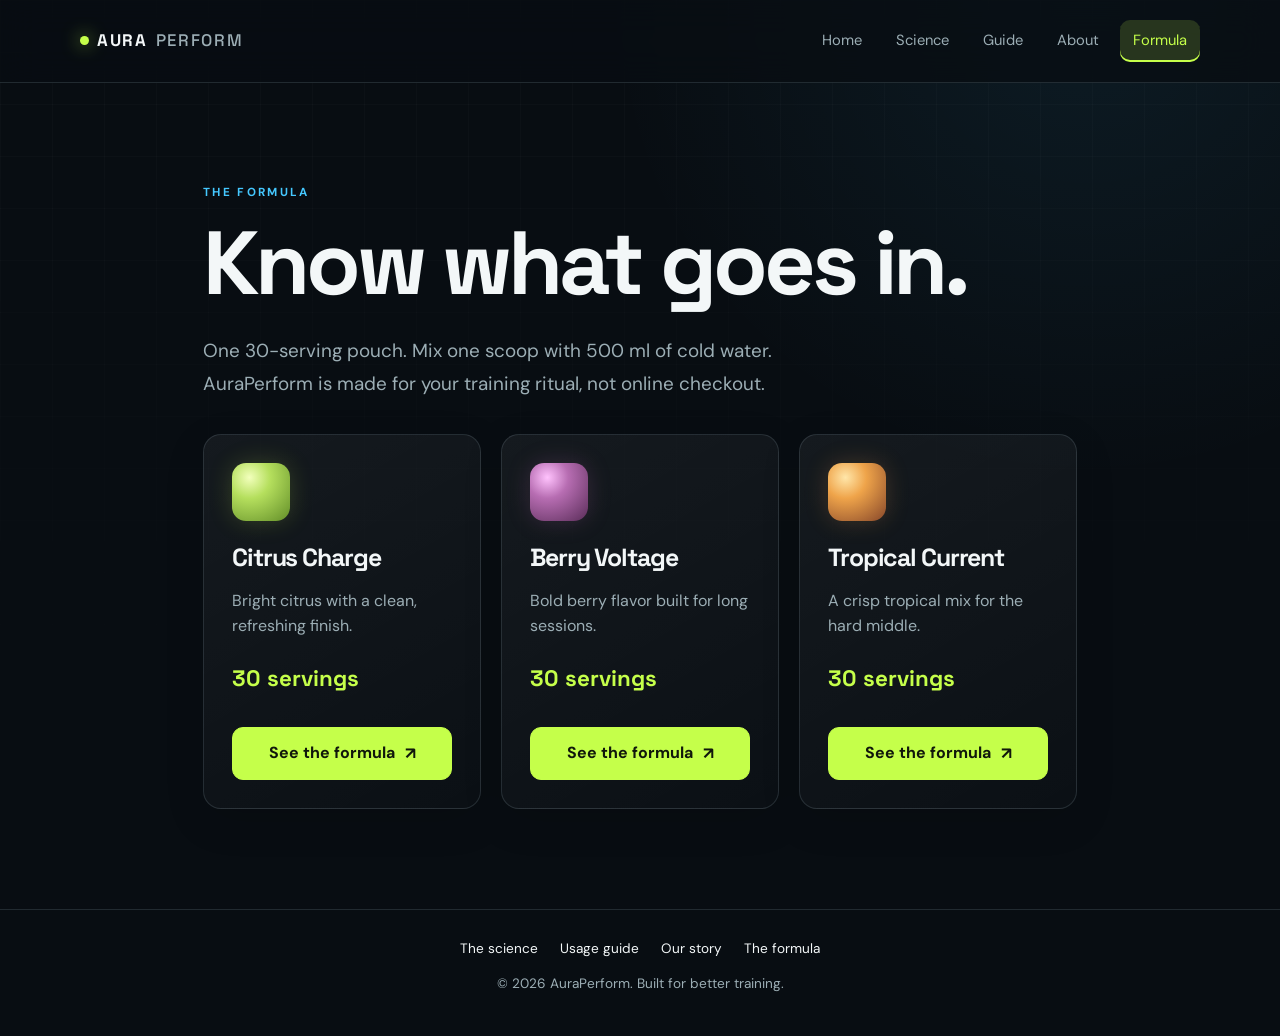
<file: shop.html>
﻿<!doctype html>
<html lang="en">
<head>
    <script async src="https://www.googletagmanager.com/gtag/js?id=G-CK04YY3HGC"></script>
    <script>
        window.dataLayer = window.dataLayer || [];
        function gtag(){dataLayer.push(arguments);}
        gtag('js', new Date());
        gtag('config', 'G-CK04YY3HGC');
    </script>
    <meta charset="utf-8">
    <meta name="viewport" content="width=device-width, initial-scale=1">
    <title>The formula | AuraPerform</title>
    <link rel="stylesheet" href="assets/style.css">
    <script type="text/javascript">
        (function(c,l,a,r,i,t,y){
            c[a]=c[a]||function(){(c[a].q=c[a].q||[]).push(arguments)};
            t=l.createElement(r);t.async=1;t.src="https://www.clarity.ms/tag/"+i;
            y=l.getElementsByTagName(r)[0];y.parentNode.insertBefore(t,y);
        })(window, document, "clarity", "script", "z0qdnompiz");
    </script>
</head>
<body>
<header class="site-header">
    <a class="logo" href="index.html">AURA<span>PERFORM</span></a>
    <button class="menu-toggle" type="button" aria-label="Open navigation" aria-expanded="false" aria-controls="main-navigation">
        <span></span><span></span><span></span>
    </button>
    <nav id="main-navigation">
        <a class="" href="index.html">Home</a>
        <a class="" href="science.html">Science</a>
        <a class="" href="faq.html">Guide</a>
        <a class="" href="about.html">About</a>
        <a class="active" href="shop.html">Formula</a>
    </nav>
</header>
<main><section class="section narrow">
    <p class="eyebrow">The formula</p>
    <h1>Know what goes in.</h1>
    <p class="lead">One 30-serving pouch. Mix one scoop with 500 ml of cold water. AuraPerform is made for your training ritual, not online checkout.</p>
    <div class="shop-grid">
        <article class="flavor-card">
            <span class="flavor-dot flavor-1"></span>
            <h2>Citrus Charge</h2>
            <p>Bright citrus with a clean, refreshing finish.</p>
            <strong>30 servings</strong>
            <a class="button" href="science.html#transparency">See the formula</a>
        </article>
        <article class="flavor-card">
            <span class="flavor-dot flavor-2"></span>
            <h2>Berry Voltage</h2>
            <p>Bold berry flavor built for long sessions.</p>
            <strong>30 servings</strong>
            <a class="button" href="science.html#transparency">See the formula</a>
        </article>
        <article class="flavor-card">
            <span class="flavor-dot flavor-3"></span>
            <h2>Tropical Current</h2>
            <p>A crisp tropical mix for the hard middle.</p>
            <strong>30 servings</strong>
            <a class="button" href="science.html#transparency">See the formula</a>
        </article>
    </div>
</section>
</main>
<footer class="site-footer">
    <div class="footer-links">
        <a href="science.html">The science</a>
        <a href="faq.html">Usage guide</a>
        <a href="about.html">Our story</a>
        <a href="shop.html">The formula</a>
    </div>
    <p>&copy; 2026 AuraPerform. Built for better training.</p>
</footer>
<script src="assets/app.js?v=2"></script>
</body>
</html>
</file>
<file: assets/style.css>
@import url('https://fonts.googleapis.com/css2?family=DM+Sans:wght@400;500;600;700&family=Space+Grotesk:wght@500;600;700&display=swap');

:root {
    --bg: #080d12;
    --surface: #101820;
    --surface-raised: #151f29;
    --surface-soft: #1b2833;
    --text: #f3f7f8;
    --muted: #9caeb5;
    --line: rgba(188, 220, 230, .14);
    --lime: #c5ff4a;
    --lime-dark: #91c928;
    --blue: #45c8ff;
    --blue-dark: #087fae;
    --danger: #ff8d89;
    --shadow: 0 24px 80px rgba(0, 0, 0, .3);
    --radius: 18px;
    --container: 1120px;
}

* {
    box-sizing: border-box;
}

html {
    scroll-behavior: smooth;
}

body {
    overflow-x: hidden;
}

body {
    background:
        radial-gradient(circle at 85% 0%, rgba(69, 200, 255, .08), transparent 30rem),
        var(--bg);
    color: var(--text);
    font-family: 'DM Sans', Arial, sans-serif;
    font-size: 16px;
    line-height: 1.6;
    margin: 0;
}

body::before {
    background-image: linear-gradient(rgba(255, 255, 255, .025) 1px, transparent 1px),
        linear-gradient(90deg, rgba(255, 255, 255, .025) 1px, transparent 1px);
    background-size: 52px 52px;
    content: '';
    inset: 0;
    mask-image: linear-gradient(to bottom, black, transparent 80%);
    pointer-events: none;
    position: fixed;
    z-index: -1;
}

a {
    color: inherit;
}

h1,
h2,
h3 {
    font-family: 'Space Grotesk', Arial, sans-serif;
    letter-spacing: -.045em;
    line-height: 1.08;
}

h1 {
    font-size: clamp(3rem, 7vw, 5.9rem);
    margin: 16px 0 22px;
}

h2 {
    font-size: clamp(1.8rem, 4vw, 2.8rem);
}

.site-header {
    align-items: center;
    backdrop-filter: blur(18px);
    background: rgba(8, 13, 18, .78);
    border-bottom: 1px solid var(--line);
    display: flex;
    justify-content: space-between;
    padding: 20px max(28px, calc((100% - var(--container)) / 2));
    position: sticky;
    top: 0;
    z-index: 10;
}

.logo {
    align-items: center;
    display: inline-flex;
    font-family: 'Space Grotesk', Arial, sans-serif;
    font-size: 1.05rem;
    font-weight: 700;
    gap: 8px;
    letter-spacing: .1em;
    text-decoration: none;
}

.logo::before {
    background: var(--lime);
    border-radius: 50%;
    box-shadow: 0 0 18px rgba(197, 255, 74, .75);
    content: '';
    height: 9px;
    width: 9px;
}

.logo span {
    color: var(--muted);
    font-weight: 500;
}

.site-header nav {
    align-items: center;
    display: flex;
    gap: 8px;
}

.site-header nav a {
    border-radius: 10px;
    color: var(--muted);
    font-size: .92rem;
    padding: 9px 13px;
    text-decoration: none;
    transition: background .2s ease, color .2s ease, transform .2s ease;
}

.site-header nav a:hover,
.site-header nav a:focus-visible {
    background: var(--surface-raised);
    color: var(--text);
    transform: translateY(-1px);
}

.site-header nav a:last-child {
    background: rgba(197, 255, 74, .1);
    color: var(--lime);
}

.site-header nav a.active {
    background: rgba(69, 200, 255, .13);
    color: var(--text);
    box-shadow: inset 0 -2px 0 var(--blue);
}

.site-header nav a.active:last-child {
    background: rgba(197, 255, 74, .16);
    box-shadow: inset 0 -2px 0 var(--lime);
    color: var(--lime);
}

.site-header nav strong {
    font-weight: 700;
}

.menu-toggle {
    align-items: center;
    background: var(--surface-raised);
    border: 1px solid var(--line);
    border-radius: 10px;
    cursor: pointer;
    display: none;
    flex-direction: column;
    gap: 5px;
    height: 42px;
    justify-content: center;
    padding: 0;
    transition: background .2s ease, border-color .2s ease;
    width: 42px;
}

.menu-toggle span {
    background: var(--text);
    border-radius: 2px;
    display: block;
    height: 2px;
    transition: transform .25s ease, opacity .2s ease, width .2s ease;
    width: 18px;
}

.menu-toggle:hover,
.menu-toggle:focus-visible {
    background: rgba(69, 200, 255, .12);
    border-color: rgba(69, 200, 255, .45);
    outline: none;
}

.menu-toggle.is-open span:first-child {
    transform: translateY(7px) rotate(45deg);
}

.menu-toggle.is-open span:nth-child(2) {
    opacity: 0;
    width: 0;
}

.menu-toggle.is-open span:last-child {
    transform: translateY(-7px) rotate(-45deg);
}

.reveal {
    opacity: 0;
    transform: translateY(24px);
    transition: opacity .7s ease, transform .7s cubic-bezier(.2, .7, .2, 1);
}

.reveal.is-visible {
    opacity: 1;
    transform: translateY(0);
}

.stagger-group > * {
    opacity: 0;
    transform: translateY(18px);
    transition: opacity .55s ease, transform .55s cubic-bezier(.2, .7, .2, 1);
}

.is-visible .stagger-group > * {
    opacity: 1;
    transform: translateY(0);
}

.stagger-group > *:nth-child(2) {
    transition-delay: .1s;
}

.stagger-group > *:nth-child(3) {
    transition-delay: .2s;
}

.hero {
    align-items: center;
    display: grid;
    gap: clamp(40px, 8vw, 100px);
    grid-template-columns: 1.08fr .92fr;
    margin: 0 auto;
    max-width: var(--container);
    min-height: 670px;
    padding: 85px 28px;
}

.hero > div:first-child {
    position: relative;
    z-index: 1;
}

.eyebrow {
    color: var(--blue);
    font-size: .73rem;
    font-weight: 700;
    letter-spacing: .2em;
    margin: 0;
    text-transform: uppercase;
}

.hero .eyebrow {
    color: var(--lime);
}

.hero h1 {
    max-width: 720px;
}

.hero h1 em {
    color: var(--lime);
    font-style: normal;
}

.lead {
    color: var(--muted);
    font-size: clamp(1rem, 2vw, 1.18rem);
    line-height: 1.75;
    max-width: 620px;
}

.hero .lead {
    color: #c8d6db;
}

.hero-actions {
    align-items: center;
    display: flex;
    flex-wrap: wrap;
    gap: 22px;
}

.text-link,
.card-link {
    color: var(--text);
    font-size: .9rem;
    font-weight: 700;
    text-decoration: none;
}

.text-link span {
    color: var(--lime);
    margin-left: 6px;
}

.text-link:hover,
.card-link:hover {
    color: var(--lime);
}

.hero-proof {
    border-top: 1px solid var(--line);
    display: flex;
    gap: 26px;
    margin-top: 55px;
    max-width: 560px;
    padding-top: 17px;
}

.hero-proof span {
    color: var(--muted);
    font-size: .78rem;
}

.hero-proof strong {
    color: var(--text);
    display: block;
    font-family: 'Space Grotesk', Arial, sans-serif;
    font-size: 1.2rem;
}

.section-heading {
    align-items: end;
    display: flex;
    gap: 40px;
    justify-content: space-between;
}

.section-heading h2 {
    margin-bottom: 0;
}

.section-intro {
    color: var(--muted);
    max-width: 360px;
}

.card-number {
    color: var(--blue);
    display: block;
    font-family: 'Space Grotesk', Arial, sans-serif;
    font-size: .82rem;
    font-weight: 700;
    letter-spacing: .12em;
    margin-bottom: 24px;
}

.cards article::before {
    display: none;
}

.cards .card-link {
    display: inline-block;
    margin-top: 22px;
}

.social-proof {
    padding-top: 30px;
}

.quote-grid {
    display: grid;
    gap: 18px;
    grid-template-columns: repeat(3, 1fr);
    margin-top: 32px;
}

blockquote {
    border-left: 2px solid var(--lime);
    color: #d9e3e6;
    margin: 0;
    padding: 8px 20px;
}

blockquote cite {
    color: var(--muted);
    display: block;
    font-size: .78rem;
    font-style: normal;
    margin-top: 18px;
}

.page-hero {
    margin: auto;
    max-width: 900px;
    padding: 105px 28px 75px;
}

.page-hero h1 {
    max-width: 800px;
}

.page-hero.compact {
    padding-bottom: 45px;
}

.science-callout {
    align-items: center;
    background: linear-gradient(110deg, rgba(197, 255, 74, .1), rgba(69, 200, 255, .08));
    border: 1px solid var(--line);
    border-radius: var(--radius);
    display: flex;
    gap: 16px;
    margin-bottom: 86px;
    padding: 20px 24px;
}

.science-callout strong {
    font-family: 'Space Grotesk', Arial, sans-serif;
}

.science-callout > span:last-child {
    color: var(--muted);
    font-size: .88rem;
}

.science-icon {
    color: var(--lime);
    font-size: 1.5rem;
}

.science-grid {
    display: grid;
    gap: 20px;
    grid-template-columns: repeat(3, 1fr);
    margin-top: 36px;
}

.info-card,
.values-grid article {
    background: linear-gradient(145deg, rgba(255, 255, 255, .055), rgba(255, 255, 255, .015));
    border: 1px solid var(--line);
    border-radius: var(--radius);
    padding: 28px;
}

.info-card h3,
.values-grid h3 {
    font-size: 1.3rem;
    margin: 0 0 12px;
}

.info-card p,
.values-grid p,
.story-layout p,
.founder-panel .lead {
    color: var(--muted);
}

.dark-panel {
    background: linear-gradient(130deg, #101d26, #0d171e);
    border: 1px solid var(--line);
    border-radius: 28px;
    margin: 30px auto 0;
    max-width: calc(var(--container) - 56px);
}

.ingredient-table {
    display: grid;
    grid-template-columns: 1fr 1fr;
    margin-top: 34px;
}

.ingredient-table div {
    border-bottom: 1px solid var(--line);
    display: flex;
    flex-direction: column;
    padding: 18px 0;
}

.ingredient-table div:nth-child(odd) {
    margin-right: 35px;
}

.ingredient-table strong {
    font-family: 'Space Grotesk', Arial, sans-serif;
}

.ingredient-table span {
    color: var(--muted);
    font-size: .88rem;
}

.formula-intro {
    margin: 20px 0 0;
    max-width: 760px;
}

.formula-intro strong,
.formula-notes strong {
    color: var(--text);
}

.formula-table {
    margin-top: 34px;
}

.formula-row {
    border-bottom: 1px solid var(--line);
    display: grid;
    gap: 24px;
    grid-template-columns: minmax(180px, .75fr) minmax(110px, .35fr) 1.7fr;
    padding: 16px 0;
}

.formula-row > :nth-child(2) {
    color: var(--lime);
    font-family: 'Space Grotesk', Arial, sans-serif;
    font-weight: 600;
}

.formula-row > :last-child {
    color: var(--muted);
    font-size: .9rem;
}

.formula-header {
    border-bottom-color: rgba(197, 255, 74, .35);
    color: var(--text);
    font-size: .76rem;
    letter-spacing: .12em;
    text-transform: uppercase;
}

.formula-header > :nth-child(2),
.formula-header > :last-child {
    color: var(--text);
    font-family: 'DM Sans', Arial, sans-serif;
    font-size: .76rem;
    font-weight: 700;
}

.formula-notes {
    color: var(--muted);
    font-size: .84rem;
    margin-top: 28px;
    max-width: 900px;
}

.formula-notes p {
    margin: 10px 0 0;
}

.timeline,
.values-grid {
    display: grid;
    gap: 20px;
    grid-template-columns: repeat(3, 1fr);
    margin-top: 36px;
}

.timeline article {
    border-top: 2px solid var(--blue);
    padding: 22px 4px;
}

.timeline article > span,
.values-grid article > span {
    color: var(--lime);
    font-family: 'Space Grotesk', Arial, sans-serif;
    font-weight: 700;
}

.timeline h3 {
    font-size: 1.4rem;
    margin: 18px 0 10px;
}

.timeline p {
    color: var(--muted);
}

.faq-section {
    max-width: 900px;
    padding-top: 20px;
}

.faq-list {
    margin-top: 32px;
}

details {
    border-bottom: 1px solid var(--line);
    padding: 20px 0;
}

summary {
    cursor: pointer;
    font-family: 'Space Grotesk', Arial, sans-serif;
    font-size: 1.1rem;
    font-weight: 600;
    list-style: none;
}

summary::-webkit-details-marker {
    display: none;
}

summary::after {
    color: var(--lime);
    content: '+';
    float: right;
    font-size: 1.4rem;
}

details[open] summary::after {
    content: '−';
}

details p {
    color: var(--muted);
    margin: 14px 30px 0 0;
    max-width: 700px;
}

.story-layout {
    display: grid;
    gap: 80px;
    grid-template-columns: .7fr 1.3fr;
}

.story-layout h2 {
    margin-top: 12px;
}

.values-section {
    padding-top: 30px;
}

.founder-panel {
    align-items: center;
    background: linear-gradient(130deg, rgba(69, 200, 255, .1), rgba(197, 255, 74, .08));
    border: 1px solid var(--line);
    border-radius: 28px;
    display: flex;
    justify-content: space-between;
    margin-bottom: 80px;
    max-width: calc(var(--container) - 56px);
}

.founder-panel > div:first-child {
    max-width: 650px;
}

.mission-mark {
    color: var(--lime);
    font-family: 'Space Grotesk', Arial, sans-serif;
    font-size: clamp(5rem, 12vw, 10rem);
    font-weight: 700;
    line-height: .65;
    text-align: center;
}

.mission-mark span {
    color: var(--blue);
}

.button {
    align-items: center;
    background: var(--lime);
    border: 1px solid var(--lime);
    border-radius: 11px;
    color: #10170b;
    cursor: pointer;
    display: inline-flex;
    font: inherit;
    font-weight: 700;
    gap: 10px;
    justify-content: center;
    margin-top: 22px;
    min-height: 49px;
    padding: 12px 20px;
    text-decoration: none;
    transition: box-shadow .2s ease, transform .2s ease, background .2s ease;
}

.button::after {
    content: '↗';
    font-size: 1.05em;
}

.button:hover,
.button:focus-visible {
    background: #d7ff83;
    box-shadow: 0 0 0 5px rgba(197, 255, 74, .12), 0 9px 30px rgba(197, 255, 74, .18);
    transform: translateY(-2px);
}

.button-light {
    background: var(--text);
    border-color: var(--text);
    color: var(--bg);
}

.button-secondary {
    background: transparent;
    border-color: var(--line);
    color: var(--text);
    margin-left: 8px;
}

.button-secondary:hover,
.button-secondary:focus-visible {
    background: var(--surface-soft);
    box-shadow: none;
}

.product-orb {
    background:
        radial-gradient(circle at 31% 25%, #efffc7 0 3%, transparent 14%),
        radial-gradient(circle at 35% 30%, #d4ff74, #78b32e 42%, #203a32 43% 59%, transparent 60%),
        linear-gradient(135deg, rgba(69, 200, 255, .18), transparent);
    border: 1px solid rgba(197, 255, 74, .35);
    border-radius: 50%;
    box-shadow: 0 0 0 26px rgba(69, 200, 255, .03), 0 0 0 52px rgba(69, 200, 255, .025), 0 30px 100px rgba(0, 0, 0, .6), inset -18px -24px 50px rgba(0, 0, 0, .35);
    height: min(37vw, 390px);
    justify-self: center;
    position: relative;
    width: min(37vw, 390px);
    animation: orb-float 7s ease-in-out infinite;
}

@keyframes orb-float {
    0%, 100% { transform: translateY(0) rotate(-2deg); }
    50% { transform: translateY(-10px) rotate(2deg); }
}

.product-orb::after {
    color: rgba(255, 255, 255, .78);
    content: 'IONIC  /  CREATINE';
    font-family: 'Space Grotesk', Arial, sans-serif;
    font-size: .7rem;
    font-weight: 700;
    left: 50%;
    letter-spacing: .22em;
    position: absolute;
    top: 52%;
    transform: translate(-50%, -50%) rotate(-18deg);
    white-space: nowrap;
}

.section {
    margin: auto;
    max-width: var(--container);
    padding: 100px 28px;
}

.section.narrow {
    max-width: 930px;
}

.section > .eyebrow + h1,
.section > .eyebrow + h2 {
    margin-top: 14px;
}

.cards,
.shop-grid {
    display: grid;
    gap: 20px;
    grid-template-columns: repeat(3, 1fr);
    margin-top: 34px;
}

.cards article,
.flavor-card {
    background: linear-gradient(150deg, rgba(255, 255, 255, .055), rgba(255, 255, 255, .015));
    border: 1px solid var(--line);
    border-radius: var(--radius);
    box-shadow: 0 12px 40px rgba(0, 0, 0, .12);
    padding: 28px;
    transition: border-color .25s ease, box-shadow .25s ease, transform .25s ease;
}

.cards article:hover,
.flavor-card:hover {
    border-color: rgba(69, 200, 255, .42);
    box-shadow: 0 20px 55px rgba(0, 0, 0, .3);
    transform: translateY(-5px);
}

.cards article::before {
    color: var(--blue);
    content: '✦';
    display: block;
    font-size: 1.4rem;
    margin-bottom: 22px;
}

.cards h3 {
    font-size: 1.25rem;
    margin-bottom: 12px;
}

.cards p,
.flavor-card p {
    color: var(--muted);
    margin-bottom: 0;
}

.ingredient-strip {
    background: linear-gradient(100deg, rgba(197, 255, 74, .12), rgba(69, 200, 255, .1));
    border-bottom: 1px solid var(--line);
    border-top: 1px solid var(--line);
    display: flex;
    gap: clamp(35px, 10vw, 130px);
    justify-content: center;
    padding: 38px 20px;
}

.ingredient-strip div {
    display: flex;
    flex-direction: column;
}

.ingredient-strip strong {
    color: var(--lime);
    font-family: 'Space Grotesk', Arial, sans-serif;
    font-size: 2.1rem;
}

.ingredient-strip span {
    color: var(--muted);
    font-size: .85rem;
}

.cta {
    background: linear-gradient(130deg, #132b2e, #10202b);
    border: 1px solid var(--line);
    border-radius: 28px;
    margin-bottom: 80px;
    margin-top: 64px;
    max-width: calc(var(--container) - 56px);
    text-align: center;
}

.cta h2 {
    margin-top: 0;
}

.notice {
    border-radius: 12px;
    margin: 22px 0;
    padding: 14px 16px;
}

.success {
    background: rgba(197, 255, 74, .11);
    border: 1px solid rgba(197, 255, 74, .25);
    color: var(--lime);
}

.error {
    background: rgba(255, 141, 137, .1);
    border: 1px solid rgba(255, 141, 137, .3);
    color: var(--danger);
}

.flavor-card {
    display: flex;
    flex-direction: column;
}

.flavor-card h2 {
    font-size: 1.55rem;
    margin: 0;
}

.flavor-card > strong {
    color: var(--lime);
    font-family: 'Space Grotesk', Arial, sans-serif;
    font-size: 1.4rem;
    margin-top: 22px;
}

.flavor-dot {
    background: radial-gradient(circle at 30% 25%, #f2ffbc, #b5df5d 35%, #628e28);
    border-radius: 14px;
    box-shadow: 0 0 25px rgba(197, 255, 74, .18);
    display: block;
    height: 58px;
    margin-bottom: 24px;
    width: 58px;
}

.flavor-2 {
    background: radial-gradient(circle at 30% 25%, #ffc2fd, #b76db2 35%, #5a2d59);
    box-shadow: 0 0 25px rgba(183, 109, 178, .2);
}

.flavor-3 {
    background: radial-gradient(circle at 30% 25%, #ffe6a9, #efa44a 35%, #87472a);
    box-shadow: 0 0 25px rgba(239, 164, 74, .2);
}

.flavor-card label,
.checkout-form label {
    color: var(--muted);
    display: block;
    font-size: .84rem;
    font-weight: 700;
    margin-top: 22px;
}

.flavor-card .button {
    margin-top: 30px;
}

.flavor-card input,
.checkout-form input,
.checkout-form textarea,
.checkout-form select {
    background: rgba(255, 255, 255, .045);
    border: 1px solid var(--line);
    border-radius: 10px;
    color: var(--text);
    display: block;
    font: inherit;
    margin-top: 8px;
    min-height: 46px;
    outline: none;
    padding: 10px 13px;
    transition: border-color .2s ease, box-shadow .2s ease, background .2s ease;
    width: 100%;
}

.quantity-control {
    align-items: center;
    background: rgba(255, 255, 255, .045);
    border: 1px solid var(--line);
    border-radius: 10px;
    display: flex;
    margin-top: 8px;
    overflow: hidden;
    width: 100%;
}

.quantity-control input {
    -moz-appearance: textfield;
    appearance: textfield;
    background: transparent;
    border: 0;
    border-radius: 0;
    box-shadow: none;
    margin: 0;
    min-height: 44px;
    padding: 8px 4px;
    text-align: center;
}

.quantity-control input::-webkit-inner-spin-button,
.quantity-control input::-webkit-outer-spin-button {
    -webkit-appearance: none;
    margin: 0;
}

.quantity-button {
    align-items: center;
    background: transparent;
    border: 0;
    color: var(--blue);
    cursor: pointer;
    display: inline-flex;
    font-size: 1.35rem;
    height: 44px;
    justify-content: center;
    min-width: 44px;
    transition: background .2s ease, color .2s ease;
}

.quantity-button:hover,
.quantity-button:focus-visible {
    background: rgba(69, 200, 255, .13);
    color: var(--text);
    outline: none;
}

.quantity-control:focus-within {
    border-color: var(--blue);
    box-shadow: 0 0 0 4px rgba(69, 200, 255, .1);
}

.checkout-form textarea {
    min-height: 100px;
    resize: vertical;
}

.checkout-form select option {
    background: var(--surface);
}

.flavor-card input:focus,
.checkout-form input:focus,
.checkout-form textarea:focus,
.checkout-form select:focus {
    background: rgba(69, 200, 255, .06);
    border-color: var(--blue);
    box-shadow: 0 0 0 4px rgba(69, 200, 255, .1);
}

.cart-list {
    list-style: none;
    margin: 28px 0 12px;
    padding: 0;
}

.cart-list li {
    align-items: center;
    border-bottom: 1px solid var(--line);
    display: flex;
    gap: 18px;
    justify-content: space-between;
    padding: 18px 0;
}

.cart-edit-list small {
    color: var(--muted);
    display: block;
    font-size: .82rem;
}

.cart-edit-list label {
    color: var(--muted);
    font-size: .84rem;
    font-weight: 700;
}

.cart-edit-list input {
    background: var(--surface);
    border: 1px solid var(--line);
    border-radius: 8px;
    color: var(--text);
    margin-left: 5px;
    padding: 8px;
    width: 65px;
}

.cart-edit-list .quantity-control {
    margin-top: 5px;
    width: 136px;
}

.cart-edit-list .quantity-control input {
    border: 0;
    margin: 0;
    width: 48px;
}

.cart-edit-list strong,
.checkout-summary strong {
    color: var(--lime);
}

.link-button {
    background: rgba(255, 141, 137, .08);
    border: 1px solid rgba(255, 141, 137, .25);
    border-radius: 8px;
    color: var(--danger);
    cursor: pointer;
    font: inherit;
    font-size: .82rem;
    font-weight: 700;
    padding: 8px 11px;
    transition: background .2s ease, border-color .2s ease, color .2s ease, transform .2s ease;
}

.link-button:hover,
.link-button:focus-visible {
    background: rgba(255, 141, 137, .16);
    border-color: rgba(255, 141, 137, .55);
    color: #ffb3ae;
    outline: none;
    transform: translateY(-1px);
}

.back-link {
    align-items: center;
    border: 1px solid var(--line);
    border-radius: 10px;
    color: var(--muted);
    display: inline-flex;
    font-size: .9rem;
    font-weight: 700;
    margin-top: 28px;
    padding: 10px 14px;
    text-decoration: none;
    transition: background .2s ease, border-color .2s ease, color .2s ease, transform .2s ease;
}

.back-link:hover,
.back-link:focus-visible {
    background: var(--surface-soft);
    border-color: rgba(69, 200, 255, .45);
    color: var(--text);
    outline: none;
    transform: translateX(-2px);
}

.cart-total {
    display: flex;
    font-size: 1.2rem;
    justify-content: space-between;
    margin: 25px 0 8px;
}

.checkout-summary {
    background: linear-gradient(135deg, rgba(255, 255, 255, .06), rgba(255, 255, 255, .02));
    border: 1px solid var(--line);
    border-radius: var(--radius);
    margin: 30px 0;
    padding: 24px;
}

.checkout-summary h2 {
    font-size: 1.4rem;
    margin: 0 0 18px;
}

.checkout-summary p {
    border-bottom: 1px solid var(--line);
    display: flex;
    justify-content: space-between;
    padding: 10px 0;
}

.checkout-summary .cart-total {
    border: 0;
    margin-bottom: 0;
}

.checkout-form {
    display: grid;
    gap: 0 20px;
    grid-template-columns: 1fr 1fr;
}

.checkout-form label:nth-child(3),
.checkout-form label:nth-child(4),
.checkout-form button {
    grid-column: 1 / -1;
}

.confirmation {
    min-height: 55vh;
    text-align: center;
}

.shop-cart-link {
    margin-top: 34px;
    text-align: center;
}

.site-footer {
    border-top: 1px solid var(--line);
    color: var(--muted);
    font-size: .85rem;
    padding: 28px;
    text-align: center;
}

.footer-links {
    display: flex;
    gap: 22px;
    justify-content: center;
    margin-bottom: 12px;
}

.footer-links a {
    color: var(--text);
    text-decoration: none;
}

.footer-links a:hover {
    color: var(--lime);
}

@media (max-width: 760px) {
    .site-header {
        min-height: 72px;
        padding: 15px 20px;
    }

    .menu-toggle {
        align-items: center;
        background: linear-gradient(145deg, var(--lime), #79c83e);
        border: 0;
        border-radius: 50%;
        box-shadow: 0 0 0 5px rgba(197, 255, 74, .1), 0 8px 24px rgba(0, 0, 0, .35);
        display: flex;
        height: 48px;
        justify-content: center;
        position: absolute;
        right: 20px;
        top: 12px;
        width: 48px;
    }

    .menu-toggle span {
        background: #0b160d;
        height: 2px;
        width: 20px;
    }

    .menu-toggle:hover,
    .menu-toggle:focus-visible {
        background: #d7ff83;
        border-color: transparent;
        box-shadow: 0 0 0 7px rgba(197, 255, 74, .14), 0 10px 28px rgba(0, 0, 0, .45);
    }

    .site-header nav {
        align-items: stretch;
        background: rgba(16, 24, 32, .97);
        border: 1px solid rgba(197, 255, 74, .26);
        border-radius: 18px;
        box-shadow: 0 22px 55px rgba(0, 0, 0, .48), 0 0 35px rgba(69, 200, 255, .08);
        flex-direction: column;
        gap: 4px;
        left: 14px;
        max-height: 0;
        opacity: 0;
        overflow: hidden;
        padding: 0 10px;
        pointer-events: none;
        position: absolute;
        right: 14px;
        top: calc(100% + 10px);
        transform: translateY(-12px) scale(.98);
        transform-origin: top center;
        transition: max-height .32s ease, opacity .22s ease, transform .32s ease, padding .32s ease;
        visibility: hidden;
        width: auto;
        z-index: 20;
    }

    .site-header nav.is-open {
        max-height: 420px;
        opacity: 1;
        padding: 10px;
        pointer-events: auto;
        transform: translateY(0);
        visibility: visible;
    }

    .site-header nav a {
        border-radius: 11px;
        font-size: .98rem;
        min-height: 44px;
        padding: 10px 14px;
        text-align: left;
        width: 100%;
    }

    .site-header nav a:hover,
    .site-header nav a:focus-visible {
        background: rgba(69, 200, 255, .12);
        transform: translateX(3px);
    }

    .site-header nav a.active {
        background: rgba(197, 255, 74, .12);
        box-shadow: inset 3px 0 0 var(--lime);
        color: var(--lime);
    }

    .site-header nav a:last-child {
        margin-top: 4px;
    }

    .site-header nav a:last-child.active {
        background: rgba(197, 255, 74, .18);
    }

    .site-header nav:not(.is-open) {
        display: none;
    }

    .hero {
        display: block;
        min-height: auto;
        padding: 78px 22px 120px;
    }

    .product-orb {
        height: min(70vw, 320px);
        margin: 90px auto 10px;
        width: min(70vw, 320px);
    }

    .hero-actions {
        align-items: stretch;
        flex-direction: column;
        gap: 10px;
    }

    .hero-actions .button {
        width: 100%;
    }

    .hero-actions .text-link {
        padding: 10px 0;
        text-align: center;
    }

    .section {
        padding: 72px 22px;
    }

    .cards,
    .shop-grid,
    .checkout-form,
    .quote-grid,
    .science-grid,
    .timeline,
    .values-grid {
        grid-template-columns: 1fr;
    }

    .section-heading,
    .story-layout {
        align-items: start;
        display: block;
    }

    .section-intro {
        margin-top: 20px;
    }

    .hero-proof {
        gap: 12px;
        justify-content: space-between;
    }

    .science-callout {
        align-items: flex-start;
        flex-direction: column;
        gap: 5px;
    }

    .ingredient-table {
        grid-template-columns: 1fr;
    }

    .ingredient-table div:nth-child(odd) {
        margin-right: 0;
    }

    .formula-row {
        gap: 6px;
        grid-template-columns: 1fr auto;
    }

    .formula-row > :last-child {
        grid-column: 1 / -1;
    }

    .formula-header {
        display: none;
    }

    .founder-panel {
        align-items: flex-start;
        display: block;
    }

    .mission-mark {
        margin-top: 60px;
    }

    .ingredient-strip {
        gap: 20px;
        justify-content: space-around;
        padding-left: 10px;
        padding-right: 10px;
    }

    .ingredient-strip strong {
        font-size: 1.55rem;
    }

    .ingredient-strip span {
        font-size: .7rem;
    }

    .checkout-form label:nth-child(3),
    .checkout-form label:nth-child(4),
    .checkout-form button {
        grid-column: auto;
    }

    .cart-edit-list li {
        align-items: flex-start;
        flex-wrap: wrap;
    }

    .cart-edit-list li strong {
        margin-left: auto;
    }

    .button-secondary {
        margin-left: 0;
    }

    .cta {
        border-radius: 20px;
        margin: 0 16px 50px;
        margin-top: 42px;
    }

    .footer-links {
        flex-wrap: wrap;
        gap: 12px 18px;
    }
}

@media (prefers-reduced-motion: reduce) {
    *,
    *::before,
    *::after {
        scroll-behavior: auto !important;
        transition-duration: .01ms !important;
    }

    .reveal,
    .stagger-group > * {
        opacity: 1;
        transform: none;
    }

    .product-orb {
        animation: none;
    }
}
</file>
